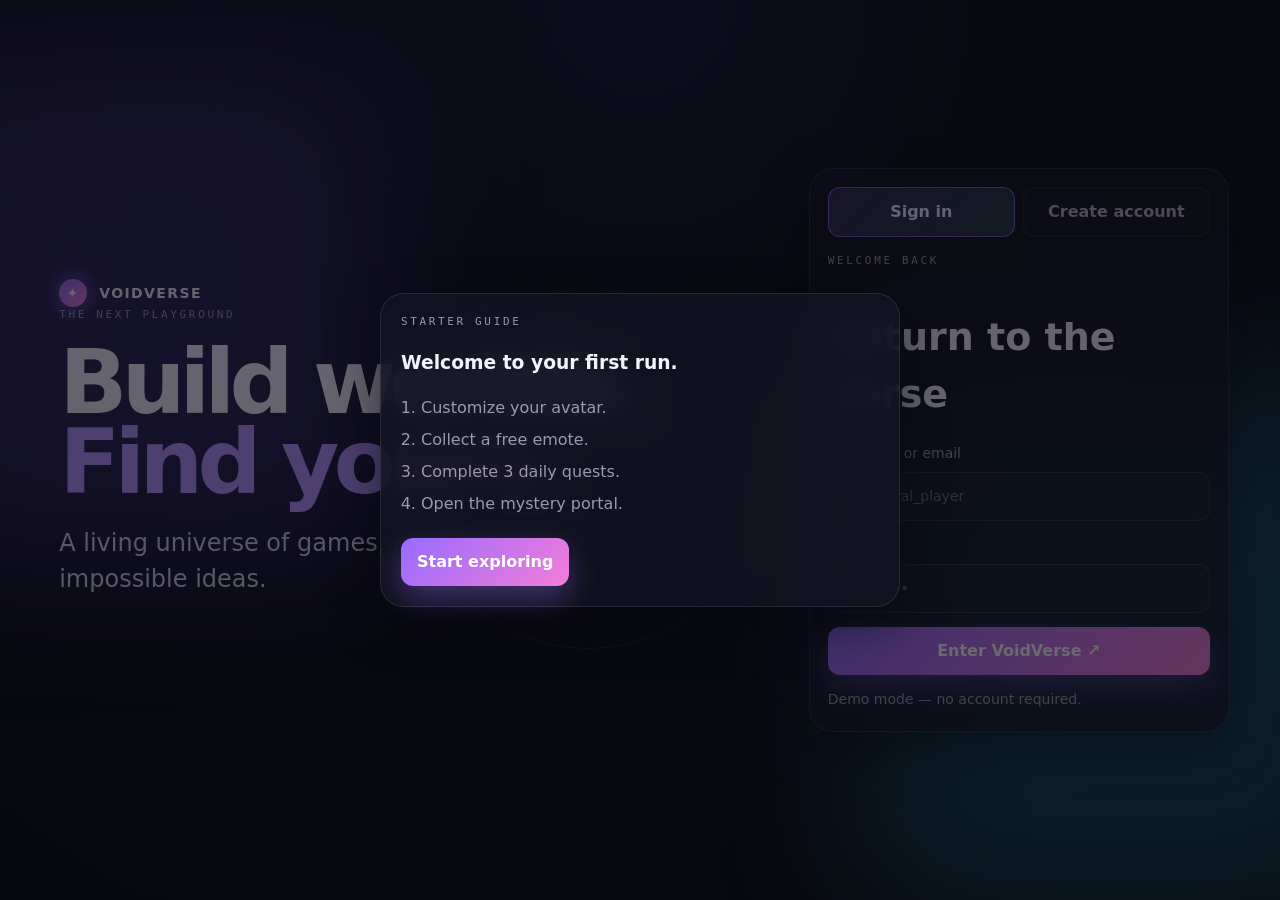
<file: Website/VoidVerse/index.html>
<!doctype html>
<html lang="en">
<head>
  <meta charset="UTF-8" />
  <meta name="viewport" content="width=device-width, initial-scale=1.0" />
  <meta name="theme-color" content="#090a12" />
  <title>VoidVerse — Play beyond the horizon</title>
  <link rel="stylesheet" href="styles.css" />
  <link rel="manifest" href="manifest.webmanifest" />
</head>
<body>
  <div class="ambient ambient-one"></div>
  <div class="ambient ambient-two"></div>

  <section class="auth-gate" id="authGate">
    <div class="auth-copy">
      <div class="brand-lockup"><span class="brand-mark">✦</span><span>VOID<span>VERSE</span></span></div>
      <p class="eyebrow">THE NEXT PLAYGROUND</p>
      <h1>Build worlds.<br /><em>Find yours.</em></h1>
      <p class="hero-copy">A living universe of games, creators, and impossible ideas.</p>
      <div class="orbit orbit-a"></div><div class="orbit orbit-b"></div>
    </div>

    <div class="auth-card glass-card">
      <div class="auth-tabs">
        <button class="tab active" data-auth="signin">Sign in</button>
        <button class="tab" data-auth="signup">Create account</button>
      </div>

      <div class="auth-form" data-form="signin">
        <p class="eyebrow">WELCOME BACK</p>
        <h2>Return to the Verse</h2>
        <label>Username or email<input id="signinName" type="text" placeholder="e.g. astral_player" /></label>
        <label>Password<input id="signinPassword" type="password" placeholder="••••••••" /></label>
        <button class="primary full" id="signinButton">Enter VoidVerse <span>↗</span></button>
        <p class="form-note" id="signinNote">Demo mode — no account required.</p>
      </div>

      <div class="auth-form hidden" data-form="signup">
        <p class="eyebrow">START YOUR STORY</p>
        <h2>Claim your constellation</h2>
        <label>Choose a username<input id="signupName" type="text" placeholder="e.g. nova_builder" /></label>
        <label>Email address<input id="signupEmail" type="email" placeholder="you@voidverse.space" /></label>
        <label>Create password<input id="signupPassword" type="password" placeholder="••••••••" /></label>
        <button class="primary full" id="signupButton">Create account <span>↗</span></button>
        <p class="form-note" id="signupNote">Your new profile begins with 150 TIX.</p>
      </div>
    </div>
  </section>

  <main class="app-shell hidden" id="appShell">
    <header class="topbar">
      <a class="brand-lockup" href="#top"><span class="brand-mark">✦</span><span>VOID<span>VERSE</span></span></a>
      <nav class="desktop-nav">
        <a class="nav-link active" href="#discover">Discover</a>
        <a class="nav-link" href="#customize">Avatar</a>
        <a class="nav-link" href="#quests">Quests</a>
        <a class="nav-link" href="#studio">Studio</a>
      </nav>
      <div class="top-actions">
        <div class="wallet-pill">
          <span class="tix-dot">T</span><strong id="topTix">150</strong>
          <span class="vv-dot">✦</span><strong id="topVv">0</strong>
        </div>
        <button class="secondary tiny" id="logOutButton">Log out</button>
      </div>
    </header>

    <section class="welcome" id="top">
      <div>
        <p class="eyebrow" id="dateLabel">THURSDAY, SEPTEMBER 24</p>
        <h1>Good evening, <span id="playerName">Nova</span>.</h1>
        <p class="subtle">The Verse is waiting for your next moment of wonder.</p>
      </div>
      <div class="welcome-actions">
        <button class="primary" id="playPortalButton">Enter Portal</button>
        <button class="ghost" id="photoModeButton">Photo mode</button>
      </div>
    </section>

    <section class="featured glass-card" id="discover">
      <div class="featured-art">
        <div class="planet planet-one"></div>
        <div class="planet planet-two"></div>
        <div class="featured-star">✦</div>
        <span class="floating-label label-one">NEW REALMS</span>
        <span class="floating-label label-two">12K PLAYING</span>
      </div>
      <div class="featured-content">
        <div class="tag-row">
          <span class="tag violet">FEATURED</span>
          <span class="tag">12K PLAYING</span>
        </div>
        <h2>Neon Drift:<br /><em>Afterlight</em></h2>
        <p>Race through endless light trails, dodge gravity ripples, and outpace rival creators in the galaxy’s loudest arena.</p>
        <button class="primary" type="button">Join world</button>
      </div>
    </section>

    <section class="section-block worlds-section">
      <div class="section-heading">
        <div>
          <p class="eyebrow">CURATED FOR YOU</p>
          <h2>Explore worlds</h2>
        </div>
        <button class="text-button" type="button">View all <span>→</span></button>
      </div>

      <div class="world-grid">
        <article class="world-card glass-card">
          <div class="world-thumb thumb-one"></div>
          <div class="world-copy">
            <h3>Galaxy Garden</h3>
            <p>Grow impossible flowers and decorate floating islands.</p>
          </div>
        </article>
        <article class="world-card glass-card">
          <div class="world-thumb thumb-two"></div>
          <div class="world-copy">
            <h3>Skyline Rush</h3>
            <p>Boost through neon rails and push your speedrun score.</p>
          </div>
        </article>
        <article class="world-card glass-card">
          <div class="world-thumb thumb-three"></div>
          <div class="world-copy">
            <h3>Stone Drift</h3>
            <p>Build a floating home and meet up with friends at sunset.</p>
          </div>
        </article>
      </div>
    </section>

    <section class="economy-panel glass-card">
      <div class="section-heading">
        <div>
          <p class="eyebrow">YOUR ECONOMY</p>
          <h2>Vault</h2>
        </div>
        <span class="live-status"><i></i> LIVE</span>
      </div>
      <div class="economy-grid">
        <div class="currency-box">
          <span class="eyebrow">TIX</span>
          <strong id="tixBalance">150</strong>
          <small>Starter currency</small>
        </div>
        <div class="currency-box highlight">
          <span class="eyebrow">VV Tokens</span>
          <strong id="vvBalance">0</strong>
          <small>Cosmic premium economy</small>
        </div>
        <div class="currency-box action-box">
          <span class="eyebrow">EXCHANGE</span>
          <button class="primary" id="exchangeButton">Trade 50 TIX → 10 VV</button>
          <small id="economyToast"></small>
        </div>
      </div>
    </section>

    <section class="customizer-section glass-card" id="customize">
      <div class="section-heading">
        <div>
          <p class="eyebrow">IDENTITY LAB</p>
          <h2>Make it yours</h2>
        </div>
        <span class="section-count">01 / 03</span>
      </div>

      <div class="customizer-grid">
        <div class="avatar-stage">
          <div class="avatar-shell">
            <div class="avatar-shadow"></div>
            <div id="avatarPreview" class="avatar-preview"> </div>
          </div>
          <div class="avatar-controls">
            <button class="chip active" data-color="violet">Violet</button>
            <button class="chip" data-color="cyan">Cyan</button>
            <button class="chip" data-color="pink">Pink</button>
            <button class="chip" data-color="lime">Lime</button>
          </div>
        </div>

        <div class="catalog-panel">
          <div class="catalog-header">
            <h3>Items</h3>
            <span class="tag violet" id="catalogNote">Starter kit</span>
          </div>
          <div id="itemCatalog" class="catalog-list"></div>
          <h3 class="emote-title">Emotes</h3>
          <div id="emoteCatalog" class="catalog-list"></div>
        </div>
      </div>
    </section>

    <section class="quest-panel glass-card" id="quests">
      <div class="section-heading">
        <div>
          <p class="eyebrow">STORYLINE</p>
          <h2>Daily quests</h2>
        </div>
        <span class="tag violet">3 active</span>
      </div>
      <div id="questList" class="quest-list"></div>
    </section>

    <section class="badges-panel glass-card" id="badges">
      <div class="section-heading">
        <div>
          <p class="eyebrow">COLLECTION</p>
          <h2>Badges</h2>
        </div>
      </div>
      <div id="badgeList" class="badge-list"></div>
    </section>

    <section class="portal-panel glass-card" id="studio">
      <div class="section-heading">
        <div>
          <p class="eyebrow">MYSTERY PORTAL</p>
          <h2>Portal of whispers</h2>
        </div>
        <span class="tag violet">Secret room</span>
      </div>
      <div class="portal-content">
        <div class="portal-visual">
          <div class="portal-core">✦</div>
        </div>
        <div class="portal-copy">
          <p class="subtle">Explore the hidden portal to find rare rewards and world secrets.</p>
          <button class="primary" id="portalSecretButton">Open the portal</button>
          <p id="portalStatus" class="portal-status">Nothing here yet…</p>
        </div>
      </div>
    </section>

    <footer>
      <span>✦ VOIDVERSE</span>
      <span>Made for the curious.</span>
      <span>v0.9.6</span>
    </footer>
  </main>

  <div id="tutorialOverlay" class="tutorial-overlay hidden">
    <div class="tutorial-card glass-card">
      <p class="eyebrow">STARTER GUIDE</p>
      <h3>Welcome to your first run.</h3>
      <ol>
        <li>Customize your avatar.</li>
        <li>Collect a free emote.</li>
        <li>Complete 3 daily quests.</li>
        <li>Open the mystery portal.</li>
      </ol>
      <button class="primary" id="closeTutorialButton">Start exploring</button>
    </div>
  </div>

  <div id="photoOverlay" class="photo-overlay hidden">
    <div class="photo-card glass-card">
      <div class="photo-header">
        <h3>Photo mode</h3>
        <button class="ghost" id="closePhotoButton">Close</button>
      </div>
      <div class="photo-preview">
        <div id="photoAvatar" class="avatar-preview large"> </div>
      </div>
      <p id="photoCaption">VoidVerse moment captured.</p>
    </div>
  </div>

  <script src="app.js"></script>
</body>
</html>
</file>
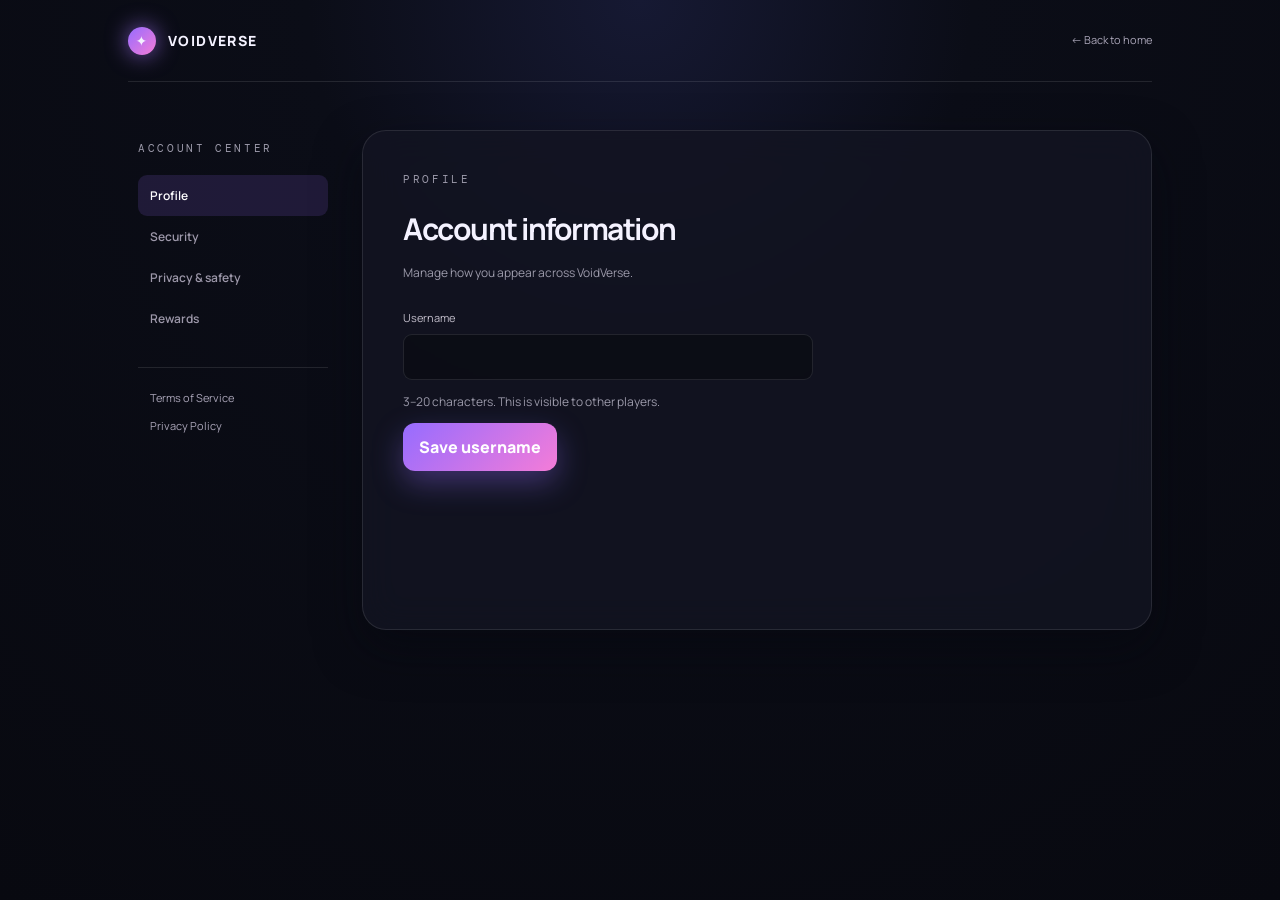
<file: Website/VoidVerse/account-settings.html>
<!doctype html>
<html lang="en"><head><meta charset="utf-8"><meta name="viewport" content="width=device-width,initial-scale=1"><title>VoidVerse Account Settings</title><link rel="stylesheet" href="styles.css"><link rel="stylesheet" href="account.css"></head>
<body><main class="account-page"><header class="account-header"><a class="brand-lockup" href="index.html"><span class="brand-mark">✦</span><span>VOID<span>VERSE</span></span></a><a class="back-link" href="index.html">← Back to home</a></header><div class="account-layout"><aside class="account-sidebar"><p class="eyebrow">ACCOUNT CENTER</p><button class="account-tab active" data-pane="profile">Profile</button><button class="account-tab" data-pane="security">Security</button><button class="account-tab" data-pane="privacy">Privacy & safety</button><button class="account-tab" data-pane="rewards">Rewards</button><div class="sidebar-links"><a href="terms.html">Terms of Service</a><a href="privacy.html">Privacy Policy</a></div></aside><section class="account-content glass-card"><div class="account-pane" data-pane-view="profile"><p class="eyebrow">PROFILE</p><h1>Account information</h1><p class="page-subtitle">Manage how you appear across VoidVerse.</p><label>Username<input id="username" maxlength="20"></label><p class="field-hint">3–20 characters. This is visible to other players.</p><button class="primary" id="saveUsername">Save username</button></div><div class="account-pane hidden" data-pane-view="security"><p class="eyebrow">SECURITY</p><h1>Keep your account safe</h1><p class="page-subtitle">To change your password, enter your email and we’ll send reset instructions.</p><div class="security-card"><span class="security-icon">✓</span><div><b>Password reset</b><small>Email verification is required before any password change.</small></div></div><label>Email address<input id="email" type="email" placeholder="you@example.com"></label><button class="primary" id="resetPassword">Send reset email</button><p class="field-hint">Never share your password or reset link with anyone.</p></div><div class="account-pane hidden" data-pane-view="privacy"><p class="eyebrow">PRIVACY & SAFETY</p><h1>Choose your comfort level</h1><p class="page-subtitle">These controls are saved to this browser.</p><label class="switch-row"><span><b>Game invites</b><small>Allow other players to invite you.</small></span><input id="invites" type="checkbox"></label><label class="switch-row"><span><b>Online status</b><small>Show when you are active in VoidVerse.</small></span><input id="online" type="checkbox"></label><div class="safety-note"><b>Safety tip</b><span>Block or report players who make you uncomfortable. Never share personal information.</span></div><button class="primary" id="savePrivacy">Save privacy settings</button></div><div class="account-pane hidden" data-pane-view="rewards"><p class="eyebrow">REWARDS</p><h1>Void Moon</h1><p class="page-subtitle">Claim 10 Void Moon every UTC day, then exchange 2 Moon for 1 Void Shard.</p><div class="reward-balance"><div><small>VOID MOON</small><strong id="moon">0</strong></div><div><small>VOID SHARDS</small><strong id="shards">0</strong></div></div><button class="primary" id="claim">Claim daily reward</button><button class="secondary reward-button" id="convert">Convert 2 Moon → 1 Shard</button></div><p id="message" class="account-message"></p></section></div></main><script src="account.js"></script></body></html>
</file>
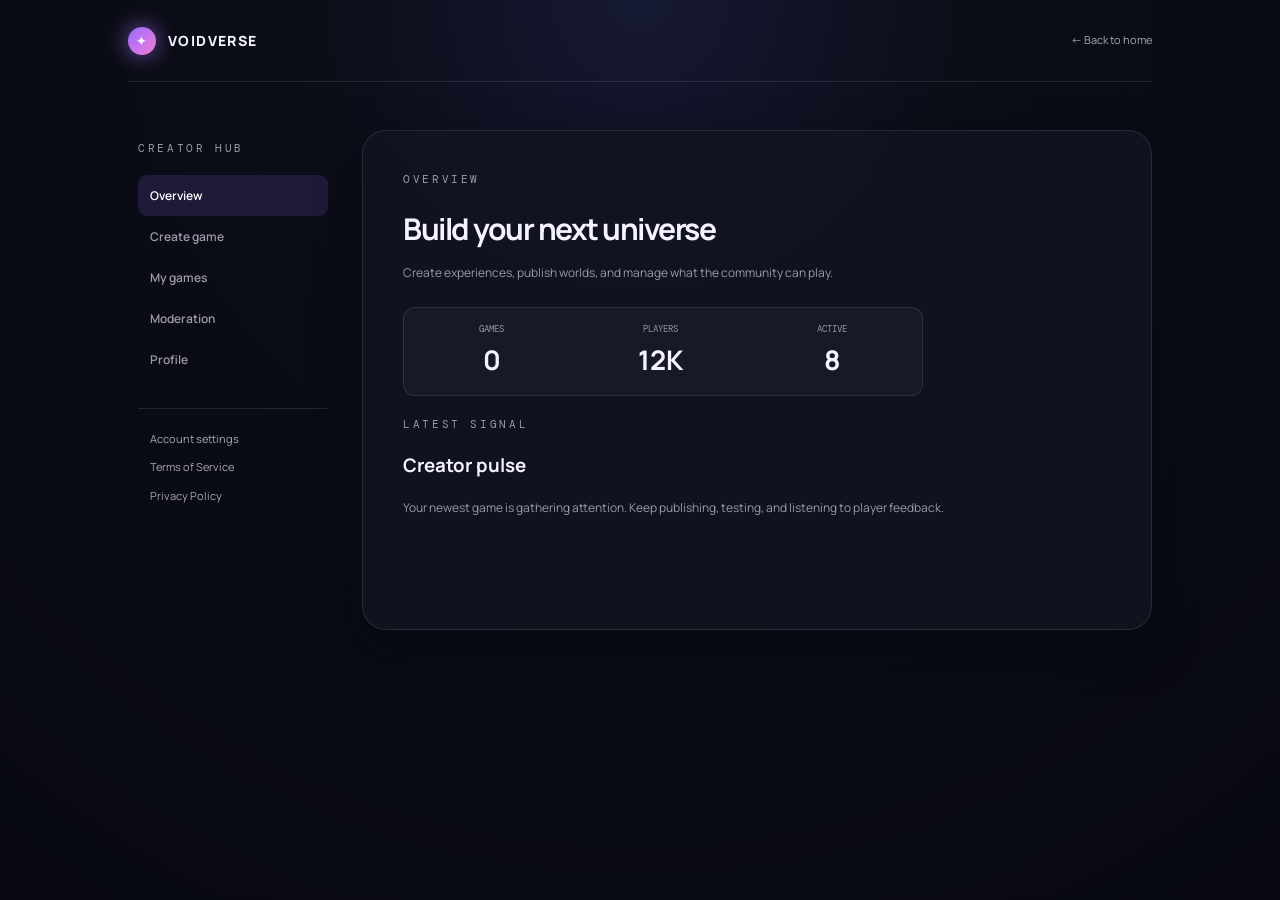
<file: Website/VoidVerse/creator-dashboard.html>
<!doctype html>
<html lang="en">
<head>
  <meta charset="UTF-8" />
  <meta name="viewport" content="width=device-width, initial-scale=1.0" />
  <title>VoidVerse Creator Dashboard</title>
  <link rel="stylesheet" href="styles.css" />
  <link rel="stylesheet" href="account.css" />
</head>
<body>
  <main class="account-page">
    <header class="account-header">
      <a class="brand-lockup" href="index.html"><span class="brand-mark">✦</span><span>VOID<span>VERSE</span></span></a>
      <a class="back-link" href="index.html">← Back to home</a>
    </header>

    <div class="account-layout creator-layout">
      <aside class="account-sidebar">
        <p class="eyebrow">CREATOR HUB</p>
        <button class="account-tab active" data-pane="overview">Overview</button>
        <button class="account-tab" data-pane="publish">Create game</button>
        <button class="account-tab" data-pane="games">My games</button>
        <button class="account-tab" data-pane="mods">Moderation</button>
        <button class="account-tab" data-pane="profile">Profile</button>
        <div class="sidebar-links">
          <a href="account-settings.html">Account settings</a>
          <a href="terms.html">Terms of Service</a>
          <a href="privacy.html">Privacy Policy</a>
        </div>
      </aside>

      <section class="account-content glass-card">
        <div class="account-pane" data-pane-view="overview">
          <p class="eyebrow">OVERVIEW</p>
          <h1>Build your next universe</h1>
          <p class="page-subtitle">Create experiences, publish worlds, and manage what the community can play.</p>

          <div class="reward-balance creator-summary">
            <div>
              <small>GAMES</small>
              <strong id="gameCount">0</strong>
            </div>
            <div>
              <small>PLAYERS</small>
              <strong id="playerCount">12K</strong>
            </div>
            <div>
              <small>ACTIVE</small>
              <strong id="activeCount">18</strong>
            </div>
          </div>

          <div class="queue-card">
            <p class="eyebrow">LATEST SIGNAL</p>
            <h3>Creator pulse</h3>
            <p class="page-subtitle">Your newest game is gathering attention. Keep publishing, testing, and listening to player feedback.</p>
          </div>
        </div>

        <div class="account-pane hidden" data-pane-view="publish">
          <p class="eyebrow">CREATE GAME</p>
          <h1>Publish a new world</h1>
          <p class="page-subtitle">Create a new experience for the VoidVerse platform.</p>

          <label>Game name
            <input id="gameName" maxlength="40" placeholder="Nova Drift" />
          </label>
          <label>Owner
            <input id="gameOwner" maxlength="24" placeholder="CreatorName" />
          </label>
          <label>Visibility
            <select id="gameVisibility">
              <option value="public">Public</option>
              <option value="friends">Friends</option>
              <option value="private">Private</option>
            </select>
          </label>
          <button class="primary" id="createGame">Create game</button>
          <p id="gameMessage" class="account-message"></p>
        </div>

        <div class="account-pane hidden" data-pane-view="games">
          <p class="eyebrow">MY GAMES</p>
          <h1>Published experiences</h1>
          <p class="page-subtitle">Your game library updates as you publish new worlds.</p>
          <div id="gamesList" class="games-list"></div>
        </div>

        <div class="account-pane hidden" data-pane-view="mods">
          <p class="eyebrow">MODERATION</p>
          <h1>Safety queue</h1>
          <p class="page-subtitle">Track submitted player reports and active bans.</p>
          <div id="moderationList" class="games-list"></div>
        </div>

        <div class="account-pane hidden" data-pane-view="profile">
          <p class="eyebrow">PROFILE</p>
          <h1>Creator profile</h1>
          <p class="page-subtitle">A simple identity panel for the creator hub.</p>

          <div class="reward-balance creator-summary">
            <div>
              <small>LEVEL</small>
              <strong id="creatorLevel">12</strong>
            </div>
            <div>
              <small>FOLLOWERS</small>
              <strong id="creatorFollowers">2.3K</strong>
            </div>
            <div>
              <small>RATING</small>
              <strong id="creatorRating">4.9</strong>
            </div>
          </div>

          <div class="queue-card">
            <p class="eyebrow">BIO</p>
            <h3>Creator identity</h3>
            <p class="page-subtitle">I build immersive spaces, social worlds, and playful systems for curious players.</p>
          </div>
        </div>
      </section>
    </div>
  </main>

  <script src="creator.js"></script>
</body>
</html>
</file>
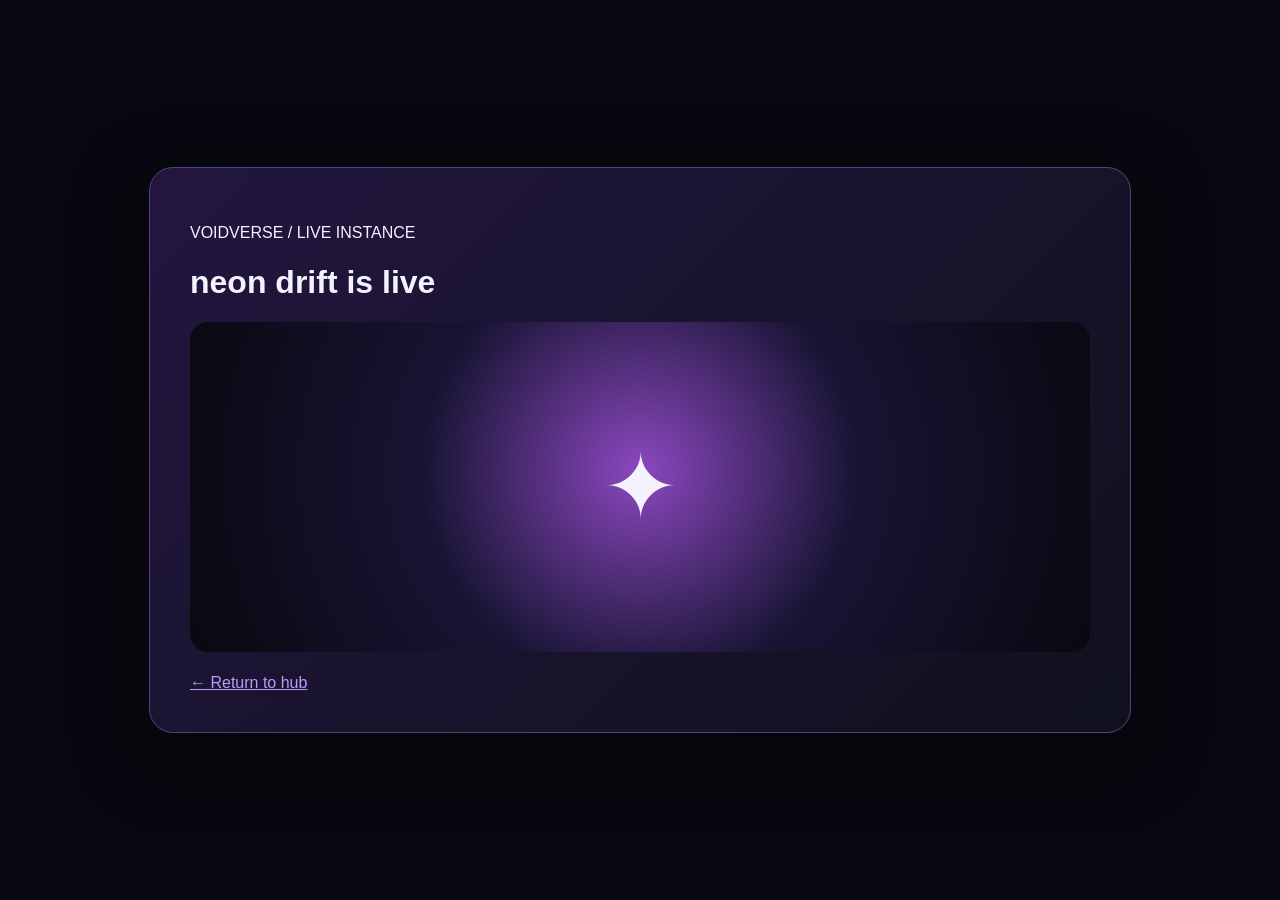
<file: Website/VoidVerse/Game.html>
<!doctype html><html lang="en"><head><meta charset="utf-8"><meta name="viewport" content="width=device-width,initial-scale=1"><title>Neon Drift — VoidVerse</title><style>body{margin:0;background:#080910;color:#f4f2ff;font:16px Arial;display:grid;place-items:center;min-height:100vh}.game{width:min(900px,90vw);padding:40px;border:1px solid #55417f;border-radius:24px;background:linear-gradient(135deg,#22163f,#10111d);box-shadow:0 20px 70px #0008}.arena{height:330px;border-radius:18px;background:radial-gradient(circle at 50% 45%,#8b48bf,#171433 45%,#080910);display:grid;place-items:center;font-size:90px}.back{display:inline-block;margin-top:22px;color:#b99bff}</style></head><body><main class="game"><p>VOIDVERSE / LIVE INSTANCE</p><h1 id="title">Loading game…</h1><div class="arena">✦</div><a class="back" href="index.html">← Return to hub</a></main><script>const p=new URLSearchParams(location.search);document.getElementById('title').textContent=(p.get('game')||'neon-drift').replaceAll('-',' ')+' is live';</script></body></html>
</file>
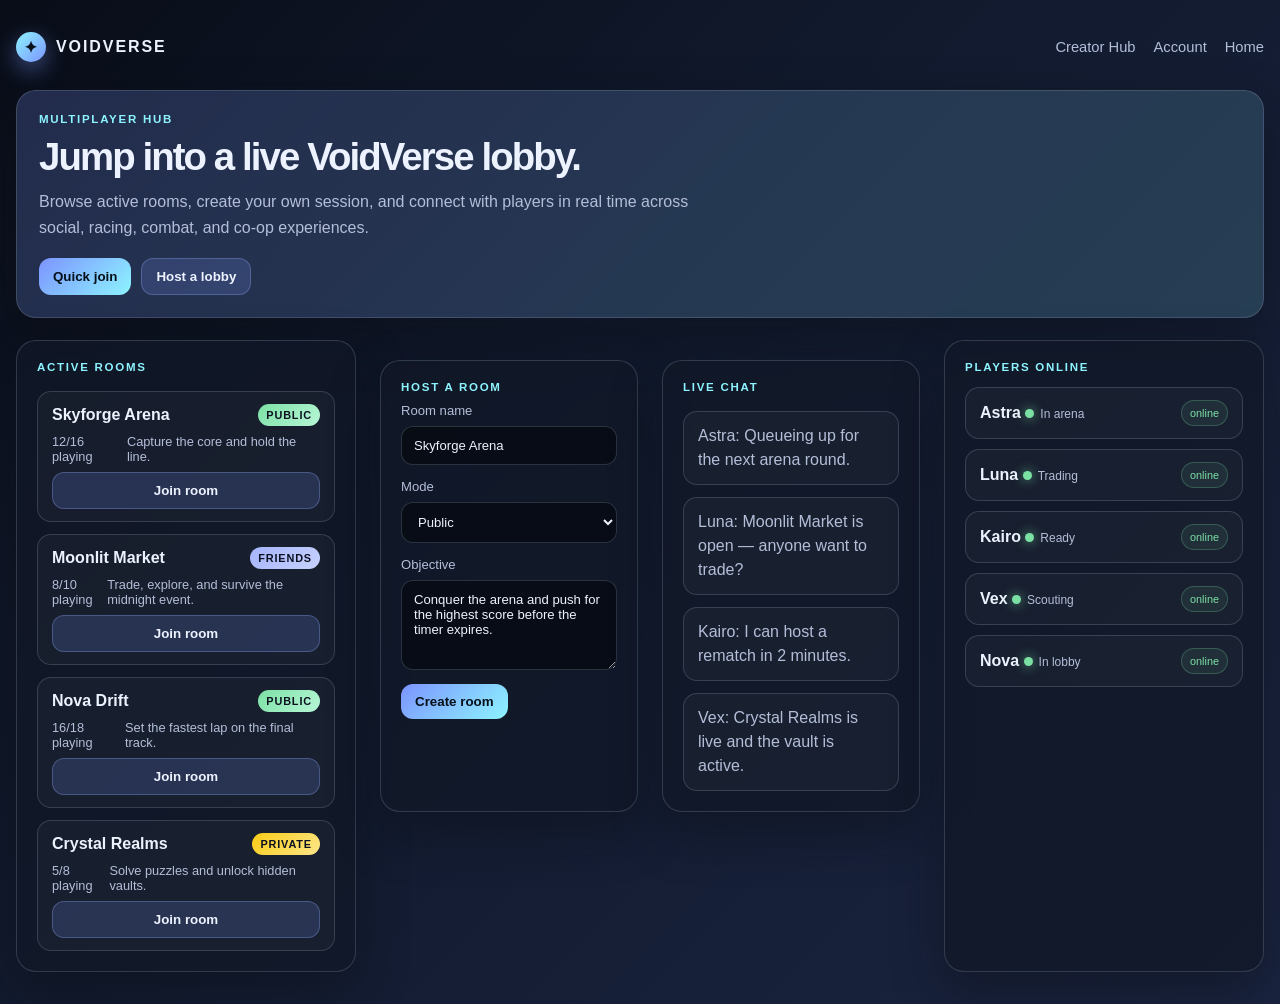
<file: Website/VoidVerse/lobby.html>
<!doctype html>
<html lang="en">
<head>
  <meta charset="UTF-8" />
  <meta name="viewport" content="width=device-width, initial-scale=1.0" />
  <title>VoidVerse Lobbies</title>
  <style>
    :root {
      --bg: #0b1020;
      --bg-2: #171f32;
      --panel: rgba(17, 24, 39, 0.78);
      --panel-strong: rgba(12, 16, 26, 0.96);
      --border: rgba(148, 163, 184, 0.25);
      --text: #edf2ff;
      --muted: #b3bed9;
      --primary: #7c94ff;
      --primary-2: #8df4ff;
      --gold: #ffc857;
      --success: #7be0a4;
      --danger: #ff7a90;
      --shadow: 0 20px 50px rgba(10, 13, 20, 0.45);
    }

    * { box-sizing: border-box; }

    body {
      margin: 0;
      background: linear-gradient(135deg, #090d18 0%, #111a2d 40%, #1a2440 100%);
      color: var(--text);
      font-family: Inter, Segoe UI, sans-serif;
    }

    .shell {
      width: min(1280px, calc(100% - 32px));
      margin: 32px auto;
    }

    .topbar {
      display: flex;
      align-items: center;
      justify-content: space-between;
      gap: 20px;
      margin-bottom: 28px;
    }

    .brand {
      display: inline-flex;
      align-items: center;
      gap: 10px;
      font-weight: 900;
      letter-spacing: 0.12em;
      text-decoration: none;
      color: var(--text);
    }

    .brand-mark {
      background: linear-gradient(135deg, var(--primary-2), var(--primary));
      color: #09111b;
      width: 30px;
      height: 30px;
      display: inline-flex;
      align-items: center;
      justify-content: center;
      border-radius: 50%;
      box-shadow: 0 8px 22px rgba(125, 156, 255, 0.45);
    }

    .nav-links {
      display: flex;
      gap: 18px;
      flex-wrap: wrap;
    }

    .nav-links a {
      color: var(--muted);
      text-decoration: none;
      font-size: 0.92rem;
    }

    .layout {
      display: grid;
      grid-template-columns: 340px 1fr 320px;
      gap: 24px;
    }

    .panel {
      background: var(--panel);
      border: 1px solid var(--border);
      border-radius: 20px;
      box-shadow: var(--shadow);
      overflow: hidden;
    }

    .panel-inner {
      padding: 20px;
    }

    h2, h3, p { margin-top: 0; }

    .eyebrow {
      text-transform: uppercase;
      letter-spacing: 0.15em;
      color: var(--primary-2);
      font-weight: 700;
      font-size: 0.72rem;
      margin-bottom: 10px;
    }

    .room-list, .chat-list {
      display: flex;
      flex-direction: column;
      gap: 12px;
      margin-top: 18px;
    }

    .room-card, .chat-message, .member-card {
      background: rgba(255,255,255,0.03);
      border: 1px solid var(--border);
      border-radius: 14px;
      padding: 12px 14px;
    }

    .room-card {
      display: flex;
      flex-direction: column;
      gap: 8px;
    }

    .room-top {
      display: flex;
      justify-content: space-between;
      gap: 8px;
      align-items: center;
    }

    .badge {
      display: inline-block;
      padding: 5px 8px;
      border-radius: 999px;
      font-size: 0.68rem;
      letter-spacing: 0.08em;
      font-weight: 700;
      text-transform: uppercase;
      color: var(--bg);
      background: linear-gradient(135deg, var(--gold), #ffe5a8);
    }

    .badge.public { background: linear-gradient(135deg, var(--success), #b8f7d7); }
    .badge.private { background: linear-gradient(135deg, #facc15, #fde68a); }
    .badge.friends { background: linear-gradient(135deg, #a5b4fc, #c7d2fe); }

    .room-card strong, .member-card strong {
      font-size: 1rem;
    }

    .meta-row {
      display: flex;
      justify-content: space-between;
      align-items: center;
      color: var(--muted);
      font-size: 0.8rem;
    }

    .primary-btn, .secondary-btn, .ghost-btn {
      appearance: none;
      border: 0;
      border-radius: 12px;
      padding: 10px 14px;
      font-weight: 700;
      cursor: pointer;
      transition: transform 0.15s ease, opacity 0.15s ease;
    }

    .primary-btn:hover, .secondary-btn:hover, .ghost-btn:hover { transform: translateY(-1px); }

    .primary-btn {
      background: linear-gradient(135deg, var(--primary), var(--primary-2));
      color: #061018;
    }

    .secondary-btn {
      background: rgba(124, 148, 255, 0.18);
      border: 1px solid rgba(150, 175, 255, 0.3);
      color: var(--text);
    }

    .ghost-btn {
      background: rgba(255,255,255,0.04);
      border: 1px solid var(--border);
      color: var(--text);
    }

    .hero {
      background: linear-gradient(135deg, rgba(124, 148, 255, 0.22), rgba(141, 244, 255, 0.15));
      border-radius: 20px;
      border: 1px solid var(--border);
      padding: 22px;
      margin-bottom: 22px;
      box-shadow: var(--shadow);
    }

    .hero h1 {
      margin: 0 0 10px;
      font-size: clamp(2rem, 3vw, 3rem);
      letter-spacing: -0.05em;
    }

    .hero p {
      margin: 0;
      color: var(--muted);
      max-width: 680px;
      line-height: 1.6;
    }

    .hero-actions {
      display: flex;
      gap: 10px;
      flex-wrap: wrap;
      margin-top: 18px;
    }

    .content-grid {
      display: grid;
      grid-template-columns: 1fr 1fr;
      gap: 24px;
      margin-top: 20px;
    }

    .field {
      display: flex;
      flex-direction: column;
      gap: 8px;
      margin-bottom: 14px;
      color: var(--muted);
      font-size: 0.82rem;
    }

    .field input, .field select, .field textarea {
      background: rgba(7, 12, 21, 0.9);
      border: 1px solid var(--border);
      border-radius: 12px;
      color: var(--text);
      padding: 11px 12px;
      font: inherit;
    }

    .field textarea {
      min-height: 90px;
      resize: vertical;
    }

    .chat-message {
      color: var(--muted);
      line-height: 1.5;
    }

    .member-list {
      display: flex;
      flex-direction: column;
      gap: 10px;
      margin-top: 14px;
    }

    .member-card {
      display: flex;
      justify-content: space-between;
      align-items: center;
      gap: 8px;
    }

    .presence {
      display: inline-flex;
      align-items: center;
      gap: 6px;
      font-size: 0.75rem;
      color: var(--muted);
    }

    .presence-dot {
      width: 9px;
      height: 9px;
      border-radius: 50%;
      display: inline-block;
      background: var(--success);
      box-shadow: 0 0 12px rgba(123, 224, 164, 0.76);
    }

    .status-pill {
      display: inline-flex;
      align-items: center;
      justify-content: center;
      padding: 6px 8px;
      border-radius: 999px;
      font-size: 0.68rem;
      border: 1px solid rgba(123, 224, 164, 0.25);
      color: var(--success);
      background: rgba(123, 224, 164, 0.08);
    }

    .empty {
      color: var(--muted);
      opacity: 0.8;
      font-size: 0.9rem;
    }

    @media (max-width: 1100px) {
      .layout {
        grid-template-columns: 1fr;
      }
      .content-grid {
        grid-template-columns: 1fr;
      }
    }
  </style>
</head>
<body>
  <div class="shell">
    <header class="topbar">
      <a class="brand" href="index.html"><span class="brand-mark">✦</span>VOIDVERSE</a>
      <nav class="nav-links">
        <a href="creator-dashboard.html">Creator Hub</a>
        <a href="account-settings.html">Account</a>
        <a href="index.html">Home</a>
      </nav>
    </header>

    <main>
      <section class="hero">
        <div class="eyebrow">Multiplayer hub</div>
        <h1>Jump into a live VoidVerse lobby.</h1>
        <p>Browse active rooms, create your own session, and connect with players in real time across social, racing, combat, and co-op experiences.</p>
        <div class="hero-actions">
          <button class="primary-btn" id="quickJoin">Quick join</button>
          <button class="secondary-btn" id="hostLobby">Host a lobby</button>
        </div>
      </section>

      <div class="layout">
        <aside class="panel">
          <div class="panel-inner">
            <div class="eyebrow">Active rooms</div>
            <div id="roomList" class="room-list"></div>
          </div>
        </aside>

        <section>
          <div class="content-grid">
            <div class="panel">
              <div class="panel-inner">
                <div class="eyebrow">Host a room</div>
                <div class="field">
                  <label for="roomName">Room name</label>
                  <input id="roomName" type="text" value="Skyforge Arena" />
                </div>
                <div class="field">
                  <label for="roomType">Mode</label>
                  <select id="roomType">
                    <option value="public">Public</option>
                    <option value="friends">Friends</option>
                    <option value="private">Private</option>
                  </select>
                </div>
                <div class="field">
                  <label for="roomGoal">Objective</label>
                  <textarea id="roomGoal">Conquer the arena and push for the highest score before the timer expires.</textarea>
                </div>
                <button class="primary-btn" id="createRoomBtn">Create room</button>
              </div>
            </div>

            <div class="panel">
              <div class="panel-inner">
                <div class="eyebrow">Live chat</div>
                <div id="chatList" class="chat-list"></div>
              </div>
            </div>
          </div>
        </section>

        <aside class="panel">
          <div class="panel-inner">
            <div class="eyebrow">Players online</div>
            <div id="memberList" class="member-list"></div>
          </div>
        </aside>
      </div>
    </main>
  </div>

  <script src="lobby.js"></script>
</body>
</html>
</file>
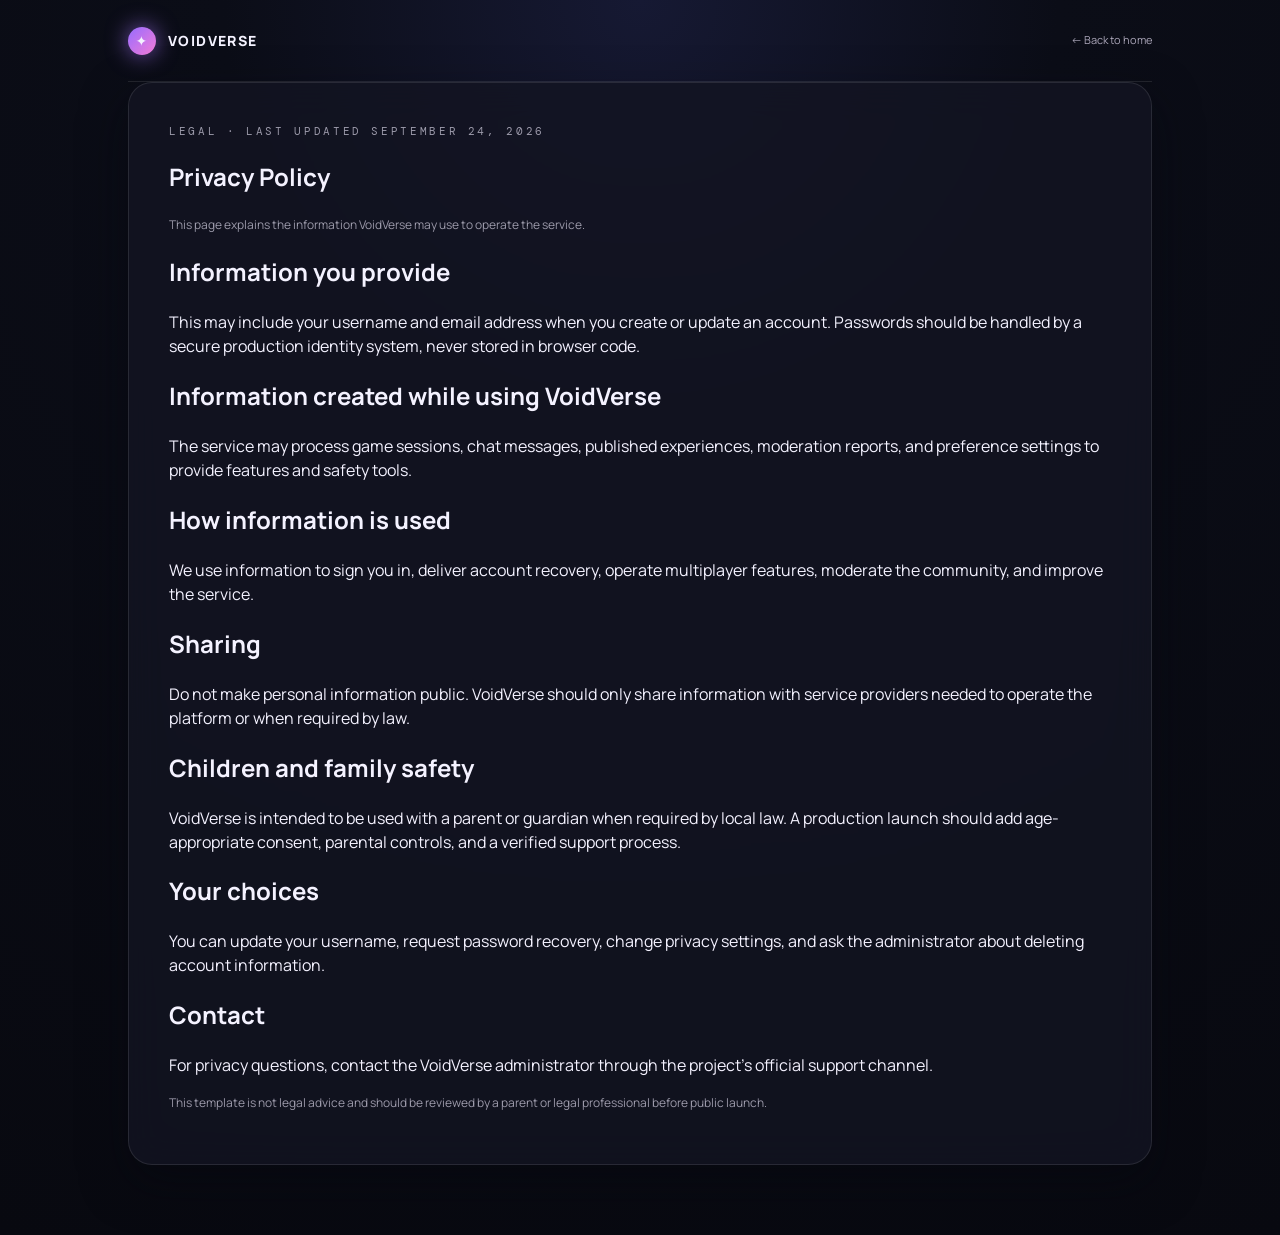
<file: Website/VoidVerse/privacy.html>
<!doctype html><html lang="en"><head><meta charset="utf-8"><meta name="viewport" content="width=device-width,initial-scale=1"><title>VoidVerse Privacy Policy</title><link rel="stylesheet" href="styles.css"><link rel="stylesheet" href="account.css"></head><body><main class="account-page legal-page"><header class="account-header"><a class="brand-lockup" href="index.html"><span class="brand-mark">✦</span><span>VOID<span>VERSE</span></span></a><a class="back-link" href="index.html">← Back to home</a></header><article class="account-content glass-card"><p class="eyebrow">LEGAL · LAST UPDATED SEPTEMBER 24, 2026</p><h1>Privacy Policy</h1><p class="page-subtitle">This page explains the information VoidVerse may use to operate the service.</p><h2>Information you provide</h2><p>This may include your username and email address when you create or update an account. Passwords should be handled by a secure production identity system, never stored in browser code.</p><h2>Information created while using VoidVerse</h2><p>The service may process game sessions, chat messages, published experiences, moderation reports, and preference settings to provide features and safety tools.</p><h2>How information is used</h2><p>We use information to sign you in, deliver account recovery, operate multiplayer features, moderate the community, and improve the service.</p><h2>Sharing</h2><p>Do not make personal information public. VoidVerse should only share information with service providers needed to operate the platform or when required by law.</p><h2>Children and family safety</h2><p>VoidVerse is intended to be used with a parent or guardian when required by local law. A production launch should add age-appropriate consent, parental controls, and a verified support process.</p><h2>Your choices</h2><p>You can update your username, request password recovery, change privacy settings, and ask the administrator about deleting account information.</p><h2>Contact</h2><p>For privacy questions, contact the VoidVerse administrator through the project’s official support channel.</p><p class="field-hint">This template is not legal advice and should be reviewed by a parent or legal professional before public launch.</p></article></main></body></html>
</file>
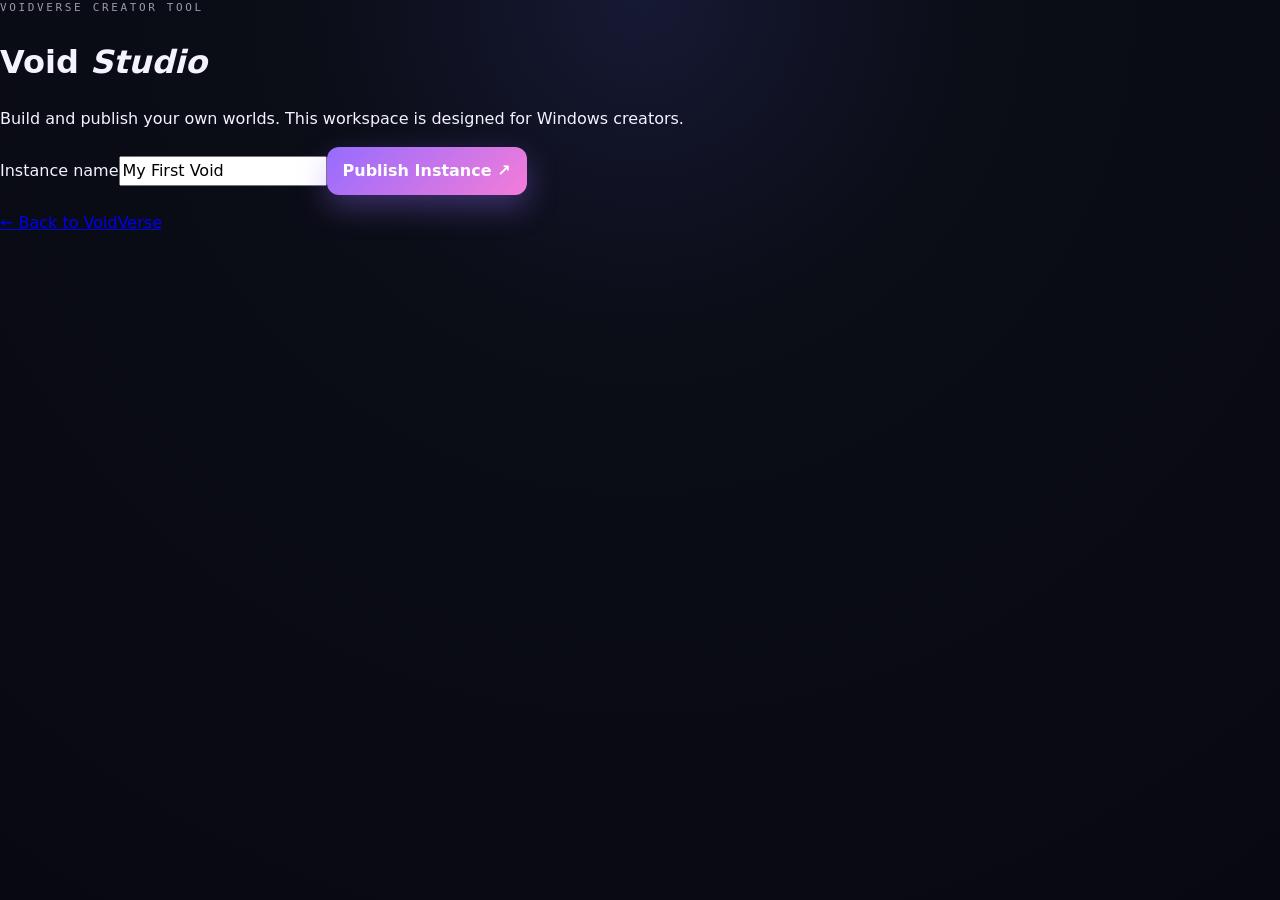
<file: Website/VoidVerse/Studio.html>
<!doctype html><html lang="en"><head><meta charset="utf-8"><meta name="viewport" content="width=device-width,initial-scale=1"><title>Void Studio</title><link rel="stylesheet" href="styles.css"></head><body><main class="studio-page"><p class="eyebrow">VOIDVERSE CREATOR TOOL</p><h1>Void <em>Studio</em></h1><p>Build and publish your own worlds. This workspace is designed for Windows creators.</p><div class="studio-tool"><label>Instance name<input id="title" value="My First Void"></label><button class="primary" id="publish">Publish Instance ↗</button><p id="status"></p></div><a href="index.html">← Back to VoidVerse</a></main><script>document.getElementById('publish').onclick=async()=>{const title=document.getElementById('title').value;try{const r=await fetch('../Game/Studio.ashx?action=publish&owner=StudioCreator&title='+encodeURIComponent(title));const j=await r.json();document.getElementById('status').textContent=j.ok?'Published '+j.build.Title+' ✓':'Unable to publish';}catch(e){document.getElementById('status').textContent='Studio preview published locally ✓';}};</script></body></html>
</file>
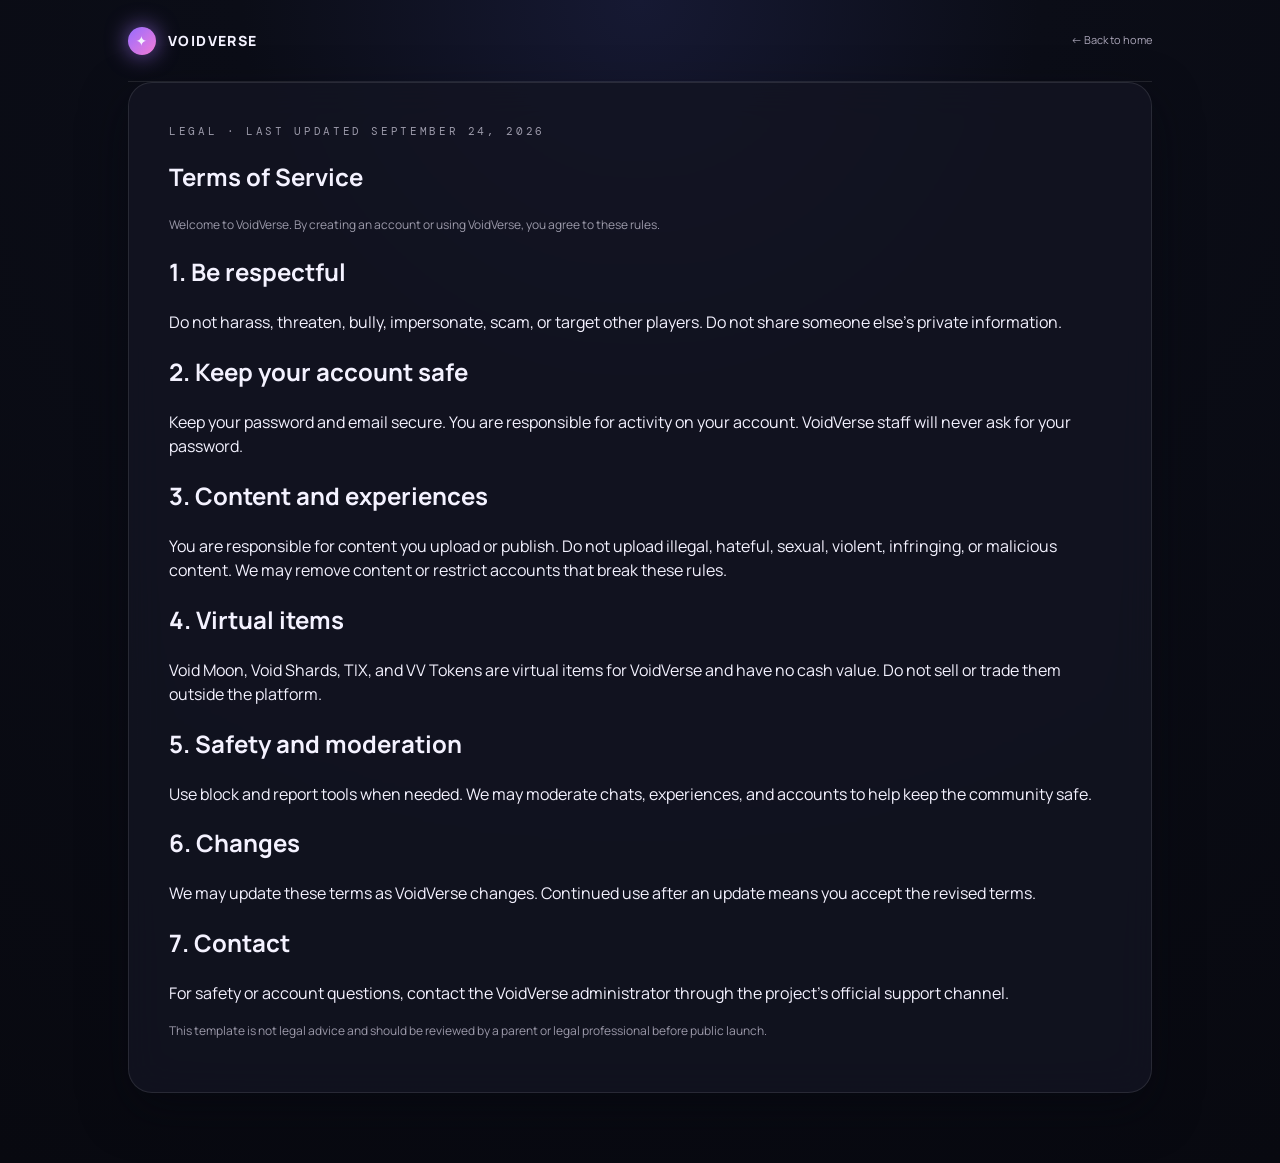
<file: Website/VoidVerse/terms.html>
<!doctype html><html lang="en"><head><meta charset="utf-8"><meta name="viewport" content="width=device-width,initial-scale=1"><title>VoidVerse Terms of Service</title><link rel="stylesheet" href="styles.css"><link rel="stylesheet" href="account.css"></head><body><main class="account-page legal-page"><header class="account-header"><a class="brand-lockup" href="index.html"><span class="brand-mark">✦</span><span>VOID<span>VERSE</span></span></a><a class="back-link" href="index.html">← Back to home</a></header><article class="account-content glass-card"><p class="eyebrow">LEGAL · LAST UPDATED SEPTEMBER 24, 2026</p><h1>Terms of Service</h1><p class="page-subtitle">Welcome to VoidVerse. By creating an account or using VoidVerse, you agree to these rules.</p><h2>1. Be respectful</h2><p>Do not harass, threaten, bully, impersonate, scam, or target other players. Do not share someone else’s private information.</p><h2>2. Keep your account safe</h2><p>Keep your password and email secure. You are responsible for activity on your account. VoidVerse staff will never ask for your password.</p><h2>3. Content and experiences</h2><p>You are responsible for content you upload or publish. Do not upload illegal, hateful, sexual, violent, infringing, or malicious content. We may remove content or restrict accounts that break these rules.</p><h2>4. Virtual items</h2><p>Void Moon, Void Shards, TIX, and VV Tokens are virtual items for VoidVerse and have no cash value. Do not sell or trade them outside the platform.</p><h2>5. Safety and moderation</h2><p>Use block and report tools when needed. We may moderate chats, experiences, and accounts to help keep the community safe.</p><h2>6. Changes</h2><p>We may update these terms as VoidVerse changes. Continued use after an update means you accept the revised terms.</p><h2>7. Contact</h2><p>For safety or account questions, contact the VoidVerse administrator through the project’s official support channel.</p><p class="field-hint">This template is not legal advice and should be reviewed by a parent or legal professional before public launch.</p></article></main></body></html>
</file>
<file: Website/VoidVerse/styles.css>
:root {
  --bg: #080910;
  --panel: rgba(19, 20, 34, 0.8);
  --panel-strong: rgba(15, 17, 29, 0.96);
  --line: rgba(255, 255, 255, 0.1);
  --text: #f4f2ff;
  --muted: #9c9aaa;
  --purple: #966cff;
  --purple-bright: #b693ff;
  --cyan: #75e9e0;
  --pink: #f47cd8;
  --lime: #d8f67c;
  --orange: #ffba6b;
  --shadow: rgba(10, 10, 18, 0.55);
  --danger: #ff6f91;
}

* { box-sizing: border-box; }
html { scroll-behavior: smooth; }
body {
  margin: 0;
  min-height: 100vh;
  font-family: 'Manrope', system-ui, sans-serif;
  background: radial-gradient(circle at top, #161933 0%, #0b0d17 30%, #080910 100%);
  color: var(--text);
  line-height: 1.5;
}
button, input { font: inherit; }
button { cursor: pointer; }

.ambient {
  position: fixed;
  width: 40vw;
  height: 40vw;
  filter: blur(80px);
  opacity: 0.28;
  pointer-events: none;
}
.ambient-one { top: 5%; left: -10%; background: #7a5cff; }
.ambient-two { right: -8%; bottom: 0; background: #2de0ff; }

.auth-gate, .app-shell {
  position: relative;
  z-index: 1;
}

.auth-gate {
  display: grid;
  grid-template-columns: 1.2fr 0.8fr;
  align-items: center;
  min-height: 100vh;
  padding: 60px clamp(24px, 4vw, 72px);
  gap: clamp(28px, 4vw, 64px);
}

.auth-copy { position: relative; padding-left: 8px; }
.eyebrow {
  font-family: 'DM Mono', monospace;
  font-size: 11px;
  letter-spacing: .24em;
  text-transform: uppercase;
  color: var(--muted);
  margin: 0 0 18px;
}
.auth-copy h1 {
  margin: 0;
  font-size: clamp(54px, 7vw, 112px);
  line-height: .9;
  letter-spacing: -0.065em;
  max-width: 600px;
}
.auth-copy h1 em { font-style: normal; color: var(--purple-bright); }
.hero-copy {
  color: #d4d1e8;
  font-size: clamp(17px, 2vw, 24px);
  max-width: 540px;
  margin-top: 22px;
}
.brand-lockup {
  display: inline-flex;
  align-items: center;
  gap: 12px;
  color: var(--text);
  text-decoration: none;
  font-weight: 800;
  letter-spacing: .1em;
  text-transform: uppercase;
  font-size: 14px;
}
.brand-mark {
  display: inline-flex;
  align-items: center;
  justify-content: center;
  width: 28px;
  height: 28px;
  border-radius: 50%;
  background: linear-gradient(135deg, var(--purple), var(--pink));
  box-shadow: 0 0 22px rgba(166, 119, 255, 0.7);
}
.orbit {
  position: absolute;
  border: 1px solid rgba(255,255,255,0.08);
  border-radius: 50%;
}
.orbit-a {
  width: 260px; height: 260px;
  right: 12%; top: 18%;
}
.orbit-b {
  width: 360px; height: 360px;
  right: -6%; top: 3%;
}

.glass-card {
  background: var(--panel);
  border: 1px solid var(--line);
  border-radius: 24px;
  box-shadow: 0 18px 46px rgba(5, 7, 15, 0.52);
  backdrop-filter: blur(18px);
}

.auth-card {
  max-width: 420px;
  width: 100%;
  padding: 18px;
  justify-self: end;
}
.auth-tabs {
  display: grid;
  grid-template-columns: repeat(2, 1fr);
  gap: 8px;
  margin-bottom: 16px;
}
.tab {
  border: 1px solid var(--line);
  background: rgba(255,255,255,0.02);
  color: var(--text);
  border-radius: 12px;
  padding: 12px 10px;
  font-weight: 700;
  opacity: .72;
}
.tab.active {
  background: linear-gradient(135deg, rgba(150,108,255,.26), rgba(117,233,224,.18));
  border-color: rgba(150,108,255,.8);
  opacity: 1;
}
.auth-form {
  display: grid;
  gap: 14px;
}
.auth-form h2 { margin: 8px 0 6px; font-size: clamp(30px, 3vw, 38px); }
.auth-form label {
  display: grid;
  gap: 8px;
  font-size: 14px;
  color: var(--muted);
}
.auth-form input {
  width: 100%;
  border-radius: 12px;
  border: 1px solid var(--line);
  background: rgba(255,255,255,0.02);
  color: var(--text);
  padding: 13px 14px;
}
.form-note {
  min-height: 24px;
  margin: 0;
  font-size: 14px;
  color: var(--muted);
}
.form-note.error { color: var(--danger); }
.primary, .secondary, .ghost, .chip, .tiny, .text-button {
  border: 0;
  border-radius: 12px;
  transition: transform .18s ease, box-shadow .18s ease, opacity .18s ease;
}
.primary {
  background: linear-gradient(135deg, var(--purple), var(--pink));
  color: white;
  padding: 12px 16px;
  font-weight: 800;
  box-shadow: 0 12px 30px rgba(150,108,255,.35);
}
.secondary {
  background: rgba(255,255,255,0.04);
  color: var(--text);
  border: 1px solid var(--line);
  padding: 11px 14px;
}
.ghost {
  background: rgba(255,255,255,0.02);
  color: var(--text);
  border: 1px solid var(--line);
  padding: 11px 14px;
}
.primary:hover, .secondary:hover, .ghost:hover, .chip:hover, .text-button:hover { transform: translateY(-1px); }
.full { width: 100%; }
.hidden { display: none !important; }

.app-shell {
  max-width: 1220px;
  margin: 0 auto;
  padding: 28px clamp(16px, 3vw, 36px) 52px;
}
.topbar {
  display: flex;
  align-items: center;
  justify-content: space-between;
  gap: 20px;
  padding: 12px 18px;
  border: 1px solid var(--line);
  border-radius: 18px;
  background: rgba(17,18,26,0.7);
  position: sticky;
  top: 12px;
  z-index: 10;
  backdrop-filter: blur(18px);
}
.desktop-nav {
  display: flex;
  align-items: center;
  gap: 18px;
}
.nav-link {
  color: var(--muted);
  text-decoration: none;
  font-weight: 600;
}
.nav-link.active { color: var(--text); }
.top-actions {
  display: flex;
  align-items: center;
  gap: 12px;
}
.wallet-pill {
  display: inline-flex;
  align-items: center;
  gap: 7px;
  background: rgba(255,255,255,0.03);
  border: 1px solid var(--line);
  border-radius: 999px;
  padding: 8px 12px;
  color: var(--text);
}
.tix-dot, .vv-dot {
  display: inline-flex;
  align-items: center;
  justify-content: center;
  width: 18px; height: 18px;
  border-radius: 50%;
  font-size: 10px;
  font-weight: 800;
}
.tix-dot { background: rgba(255,186,107,.18); color: var(--orange); }
.vv-dot { background: rgba(150,108,255,.18); color: var(--purple-bright); }
.tiny { padding: 8px 10px; font-size: 12px; }

.welcome {
  display: flex;
  align-items: end;
  justify-content: space-between;
  gap: 18px;
  padding: 34px 12px 24px;
}
.welcome h1 {
  margin: 12px 0 10px;
  font-size: clamp(40px, 5vw, 72px);
  letter-spacing: -0.06em;
}
.subtle { color: var(--muted); margin: 0; }
.welcome-actions { display: flex; gap: 12px; }

.featured {
  display: grid;
  grid-template-columns: minmax(0, 1.1fr) minmax(0, 1fr);
  gap: 20px;
  padding: 22px;
}
.featured-art {
  position: relative;
  min-height: 290px;
  border-radius: 20px;
  overflow: hidden;
  background: radial-gradient(circle, rgba(150,108,255,0.28), rgba(22,25,51,0.7) 58%, rgba(12,12,20,0.7));
}
.planet {
  position: absolute;
  border-radius: 50%;
  filter: blur(0.3px);
}
.planet-one {
  width: 190px; height: 190px;
  background: radial-gradient(circle at 30% 30%, #f7d6ff, #7b6cff, #1b1d34 70%);
  right: 12%; top: 34px;
}
.planet-two {
  width: 140px; height: 140px;
  background: radial-gradient(circle at 30% 30%, #e4ffff, #5694ff, #1c1736 70%);
  left: 12%; bottom: 24px;
}
.featured-star {
  position: absolute;
  inset: 0;
  display: grid;
  place-items: center;
  font-size: 90px;
  color: rgba(255,255,255,0.5);
}
.floating-label {
  position: absolute;
  background: rgba(8,9,16,.4);
  border: 1px solid var(--line);
  padding: 7px 12px;
  border-radius: 999px;
  font-size: 11px;
  letter-spacing: .18em;
  font-family: 'DM Mono', monospace;
}
.label-one { left: 24px; top: 20px; }
.label-two { right: 26px; bottom: 28px; }
.featured-content { padding: 12px 8px 12px 0; }
.tag-row { display: flex; flex-wrap: wrap; gap: 10px; }
.tag {
  display: inline-flex;
  align-items: center;
  background: rgba(255,255,255,0.04);
  border: 1px solid var(--line);
  border-radius: 999px;
  padding: 6px 10px;
  font-size: 11px;
  letter-spacing: .12em;
  text-transform: uppercase;
  font-family: 'DM Mono', monospace;
}
.tag.violet { background: rgba(150,108,255,.18); border-color: rgba(150,108,255,.6); }
.featured-content h2 {
  margin: 16px 0 10px;
  font-size: clamp(36px, 3vw, 50px);
  letter-spacing: -0.06em;
}
.featured-content p { color: #d8d3eb; margin-bottom: 20px; }

.section-block, .customizer-section, .quest-panel, .badges-panel, .portal-panel, .economy-panel {
  margin-top: 24px;
}
.section-heading {
  display: flex;
  align-items: end;
  justify-content: space-between;
  gap: 16px;
  margin-bottom: 14px;
}
.section-heading h2 { margin: 6px 0 0; }
.text-button {
  background: transparent;
  color: var(--text);
  border: 0;
  padding: 0;
  font-weight: 700;
}
.world-grid {
  display: grid;
  grid-template-columns: repeat(3, minmax(0, 1fr));
  gap: 18px;
}
.world-card { padding: 12px; }
.world-thumb {
  width: 100%;
  height: 170px;
  border-radius: 16px;
  margin-bottom: 12px;
  background-size: cover;
  background-position: center;
}
.thumb-one { background: linear-gradient(135deg, #7f86ff, #63d3ff 40%, #21235d); }
.thumb-two { background: linear-gradient(135deg, #ff7ccf, #8c5eff 45%, #1e1f3c); }
.thumb-three { background: linear-gradient(135deg, #d3ff82, #57d5b0 42%, #15212b); }
.world-copy h3 {
  margin: 0 0 8px;
  font-size: 24px;
}
.world-copy p { margin: 0; color: var(--muted); }

.economy-panel { padding: 22px; }
.economy-grid {
  display: grid;
  grid-template-columns: repeat(3, minmax(0, 1fr));
  gap: 16px;
}
.currency-box {
  border: 1px solid var(--line);
  border-radius: 18px;
  background: rgba(255,255,255,0.02);
  padding: 18px;
  display: grid;
  gap: 8px;
}
.currency-box strong {
  font-size: clamp(26px, 3vw, 42px);
  letter-spacing: -0.06em;
}
.currency-box small { color: var(--muted); }
.currency-box.highlight {
  background: linear-gradient(135deg, rgba(150,108,255,.18), rgba(117,233,224,.08));
}
.action-box { align-items: start; }
.action-box button { width: 100%; }
#economyToast { min-height: 24px; }
.live-status {
  display: inline-flex; align-items: center; gap: 8px;
  color: var(--cyan); font-family: 'DM Mono', monospace; font-size: 11px; letter-spacing: .16em; text-transform: uppercase;
}
.live-status i {
  width: 8px; height: 8px; border-radius: 50%; background: var(--cyan); box-shadow: 0 0 14px var(--cyan); display: inline-block;
}

.customizer-section { padding: 22px; }
.customizer-grid {
  display: grid;
  grid-template-columns: minmax(240px, 0.8fr) minmax(0, 1.4fr);
  gap: 22px;
}
.avatar-stage {
  display: grid;
  gap: 18px;
  justify-items: center;
}
.avatar-shell {
  width: min(100%, 300px);
  height: 300px;
  border-radius: 32px;
  background: linear-gradient(180deg, rgba(150,108,255,.18), rgba(11,13,22,.8));
  display: grid;
  place-items: center;
  border: 1px solid var(--line);
  position: relative;
  overflow: hidden;
}
.avatar-shadow {
  position: absolute;
  width: 190px; height: 36px;
  border-radius: 50%;
  background: rgba(12,13,22,.68);
  filter: blur(14px);
  bottom: 28px;
}
.avatar-preview {
  position: relative;
  width: 140px;
  height: 170px;
  border-radius: 24px 24px 32px 32px;
  background: linear-gradient(180deg, rgba(255,255,255,0.22), rgba(255,255,255,0.02));
  border: 1px solid rgba(255,255,255,0.08);
  display: grid;
  place-items: center;
  z-index: 1;
}
.avatar-preview::before, .avatar-preview::after {
  content: '';
  position: absolute;
  border-radius: 50%;
  background: currentColor;
}
.avatar-preview::before {
  width: 58px; height: 58px; top: 18px; background: rgba(255,255,255,0.08);
}
.avatar-preview::after {
  width: 82px; height: 104px; bottom: 18px; border-radius: 18px 18px 28px 28px; background: currentColor;
  opacity: .9;
}
.avatar-preview.large { width: 200px; height: 240px; }
.avatar-controls { display: flex; flex-wrap: wrap; justify-content: center; gap: 10px; }
.chip {
  background: rgba(255,255,255,0.04);
  color: var(--text);
  border: 1px solid var(--line);
  padding: 8px 12px;
  min-width: 74px;
}
.chip.active {
  background: linear-gradient(135deg, rgba(150,108,255,.22), rgba(117,233,224,.18));
  border-color: rgba(150,108,255,.7);
}
.catalog-panel { display: grid; gap: 16px; }
.catalog-header {
  display: flex; align-items: center; justify-content: space-between;
}
.catalog-list {
  display: grid;
  grid-template-columns: repeat(2, minmax(0, 1fr));
  gap: 12px;
}
.catalog-item {
  display: grid;
  grid-template-columns: 44px 1fr auto;
  gap: 12px;
  align-items: center;
  padding: 10px 12px;
  border-radius: 16px;
  border: 1px solid var(--line);
  background: rgba(255,255,255,0.015);
}
.catalog-icon {
  width: 42px; height: 42px;
  border-radius: 12px;
  display: grid;
  place-items: center;
  font-size: 22px;
  background: rgba(255,255,255,0.04);
}
.catalog-item h4 {
  margin: 0;
  font-size: 16px;
}
.catalog-item small { color: var(--muted); }
.catalog-buy { padding: 8px 10px; border-radius: 10px; font-size: 12px; font-weight: 800; }
.catalog-buy.owned { background: rgba(117,233,224,.14); color: var(--cyan); }
.catalog-buy.buy { background: rgba(150,108,255,.18); color: var(--purple-bright); }
.emote-title { margin: 8px 0 0; }

.quest-list, .badge-list {
  display: grid;
  gap: 12px;
}
.quest-item, .badge-item {
  display: flex;
  align-items: center;
  justify-content: space-between;
  gap: 16px;
  padding: 14px 16px;
  border: 1px solid var(--line);
  border-radius: 16px;
  background: rgba(255,255,255,0.016);
}
.quest-item strong, .badge-item strong { font-size: 18px; }
.quest-item small, .badge-item small { color: var(--muted); }
.badge-pill {
  display: inline-flex;
  align-items: center;
  justify-content: center;
  width: 42px; height: 42px;
  border-radius: 50%;
  background: rgba(150,108,255,.16);
  border: 1px solid rgba(150,108,255,.48);
  font-size: 20px;
}
.quest-button { padding: 8px 12px; }

.portal-panel { padding: 22px; }
.portal-content {
  display: grid;
  grid-template-columns: 240px 1fr;
  align-items: center;
  gap: 20px;
}
.portal-visual {
  display: grid; place-items: center;
  min-height: 240px;
  border-radius: 24px;
  border: 1px solid var(--line);
  background: radial-gradient(circle, rgba(117,233,224,.18), rgba(15,17,29,.8));
}
.portal-core {
  width: 130px; height: 130px;
  border-radius: 50%;
  display: grid; place-items: center;
  background: radial-gradient(circle, rgba(255,255,255,.9), rgba(117,233,224,.22), rgba(150,108,255,.26));
  color: white;
  font-size: 54px;
  box-shadow: 0 0 42px rgba(117,233,224,.4);
}
.portal-copy { display: grid; gap: 12px; }
.portal-status { min-height: 24px; color: var(--muted); }

footer {
  display: flex;
  justify-content: space-between;
  gap: 8px;
  padding: 28px 12px 8px;
  color: var(--muted);
  font-size: 14px;
}

.tutorial-overlay, .photo-overlay {
  position: fixed;
  inset: 0;
  display: grid;
  place-items: center;
  background: rgba(7,8,14,0.6);
  z-index: 50;
}
.tutorial-card, .photo-card {
  width: min(520px, calc(100vw - 28px));
  padding: 20px;
}
.tutorial-card ol { margin: 12px 0 22px; padding-left: 20px; color: var(--muted); }
.tutorial-card li { margin: 8px 0; }
.photo-card { width: min(520px, calc(100vw - 28px)); }
.photo-header {
  display: flex; align-items: center; justify-content: space-between; gap: 12px;
}
.photo-preview {
  display: grid; place-items: center;
  padding: 18px;
  border-radius: 18px;
  background: rgba(255,255,255,0.02);
  border: 1px solid var(--line);
  min-height: 220px;
  margin-top: 12px;
}
#photoCaption { margin: 14px 0 0; color: var(--muted); }

@media (max-width: 900px) {
  .auth-gate { grid-template-columns: 1fr; }
  .auth-card { justify-self: center; }
  .featured, .customizer-grid, .portal-content, .world-grid { grid-template-columns: 1fr; }
  .economy-grid { grid-template-columns: 1fr; }
  .desktop-nav { display: none; }
}

@media (max-width: 520px) {
  .welcome, .topbar, .section-heading, footer { flex-direction: column; align-items: flex-start; }
  .topbar { padding: 14px 12px; }
  .welcome { padding-top: 18px; }
  .wallet-pill { width: 100%; justify-content: center; }
  .catalog-list { grid-template-columns: 1fr; }
  .brand-lockup { font-size: 13px; }
}
</file>
<file: Website/VoidVerse/account.css>
@import url('https://fonts.googleapis.com/css2?family=DM+Mono:wght@400;500&family=Manrope:wght@400;500;600;700;800&display=swap');
.account-page{max-width:1080px;margin:auto;padding:0 28px 70px}.account-header{height:82px;display:flex;align-items:center;justify-content:space-between;border-bottom:1px solid var(--line)}.back-link,.sidebar-links a{color:#aaa5b8;text-decoration:none;font-size:11px}.account-layout{display:grid;grid-template-columns:210px 1fr;gap:24px;margin-top:48px}.account-sidebar{padding:10px}.account-tab{display:block;width:100%;border:0;border-radius:9px;padding:12px;text-align:left;background:transparent;color:#9d98aa;cursor:pointer;font:600 12px Manrope}.account-tab.active,.account-tab:hover{background:#7651bd33;color:#fff}.sidebar-links{display:grid;gap:12px;border-top:1px solid var(--line);margin-top:28px;padding:22px 12px}.account-content{padding:40px;min-height:500px}.account-pane h1{font-size:30px;letter-spacing:-.05em;margin:0 0 10px}.page-subtitle,.field-hint{color:var(--muted);font-size:12px;line-height:1.6}.account-pane label{display:block;margin:28px 0 6px;color:#c4bfcc;font-size:11px}.account-pane input:not([type=checkbox]){display:block;width:100%;max-width:410px;margin-top:8px;padding:13px;border:1px solid var(--line);border-radius:9px;background:#090a1299;color:#fff;font:13px Manrope}.security-card,.safety-note,.reward-balance{display:flex;align-items:center;gap:14px;border:1px solid var(--line);border-radius:12px;background:#ffffff08;padding:15px;margin-top:25px;max-width:520px}.security-icon{display:grid;place-items:center;width:30px;height:30px;border-radius:50%;background:#78f0ba;color:#08150f}.security-card small,.safety-note span{display:block;color:#888492;font-size:10px;margin-top:4px}.switch-row{display:flex!important;justify-content:space-between;align-items:center;max-width:520px;border-bottom:1px solid var(--line);padding:17px 0}.switch-row small{display:block;color:#888492;font-size:10px;margin-top:4px}.switch-row input{width:18px!important;accent-color:var(--purple)}.safety-note{display:block}.account-message{min-height:18px;color:var(--cyan);font-size:11px;margin-top:22px}.account-message.error{color:#ff9eae}.reward-balance{justify-content:space-around;max-width:520px;text-align:center;margin-bottom:20px}.reward-balance small{display:block;color:#9992a8;font:9px 'DM Mono'}.reward-balance strong{display:block;font-size:27px;margin-top:5px}.reward-button{margin-left:8px}.hidden{display:none!important}@media(max-width:700px){.account-page{padding:0 16px 45px}.account-layout{display:block;margin-top:25px}.account-sidebar{display:flex;overflow:auto;gap:6px;padding:0 0 18px}.account-sidebar .eyebrow,.sidebar-links{display:none}.account-tab{white-space:nowrap;width:auto}.account-content{padding:26px 20px}.account-pane h1{font-size:25px}.reward-button{margin:12px 0 0;width:100%}}
</file>
